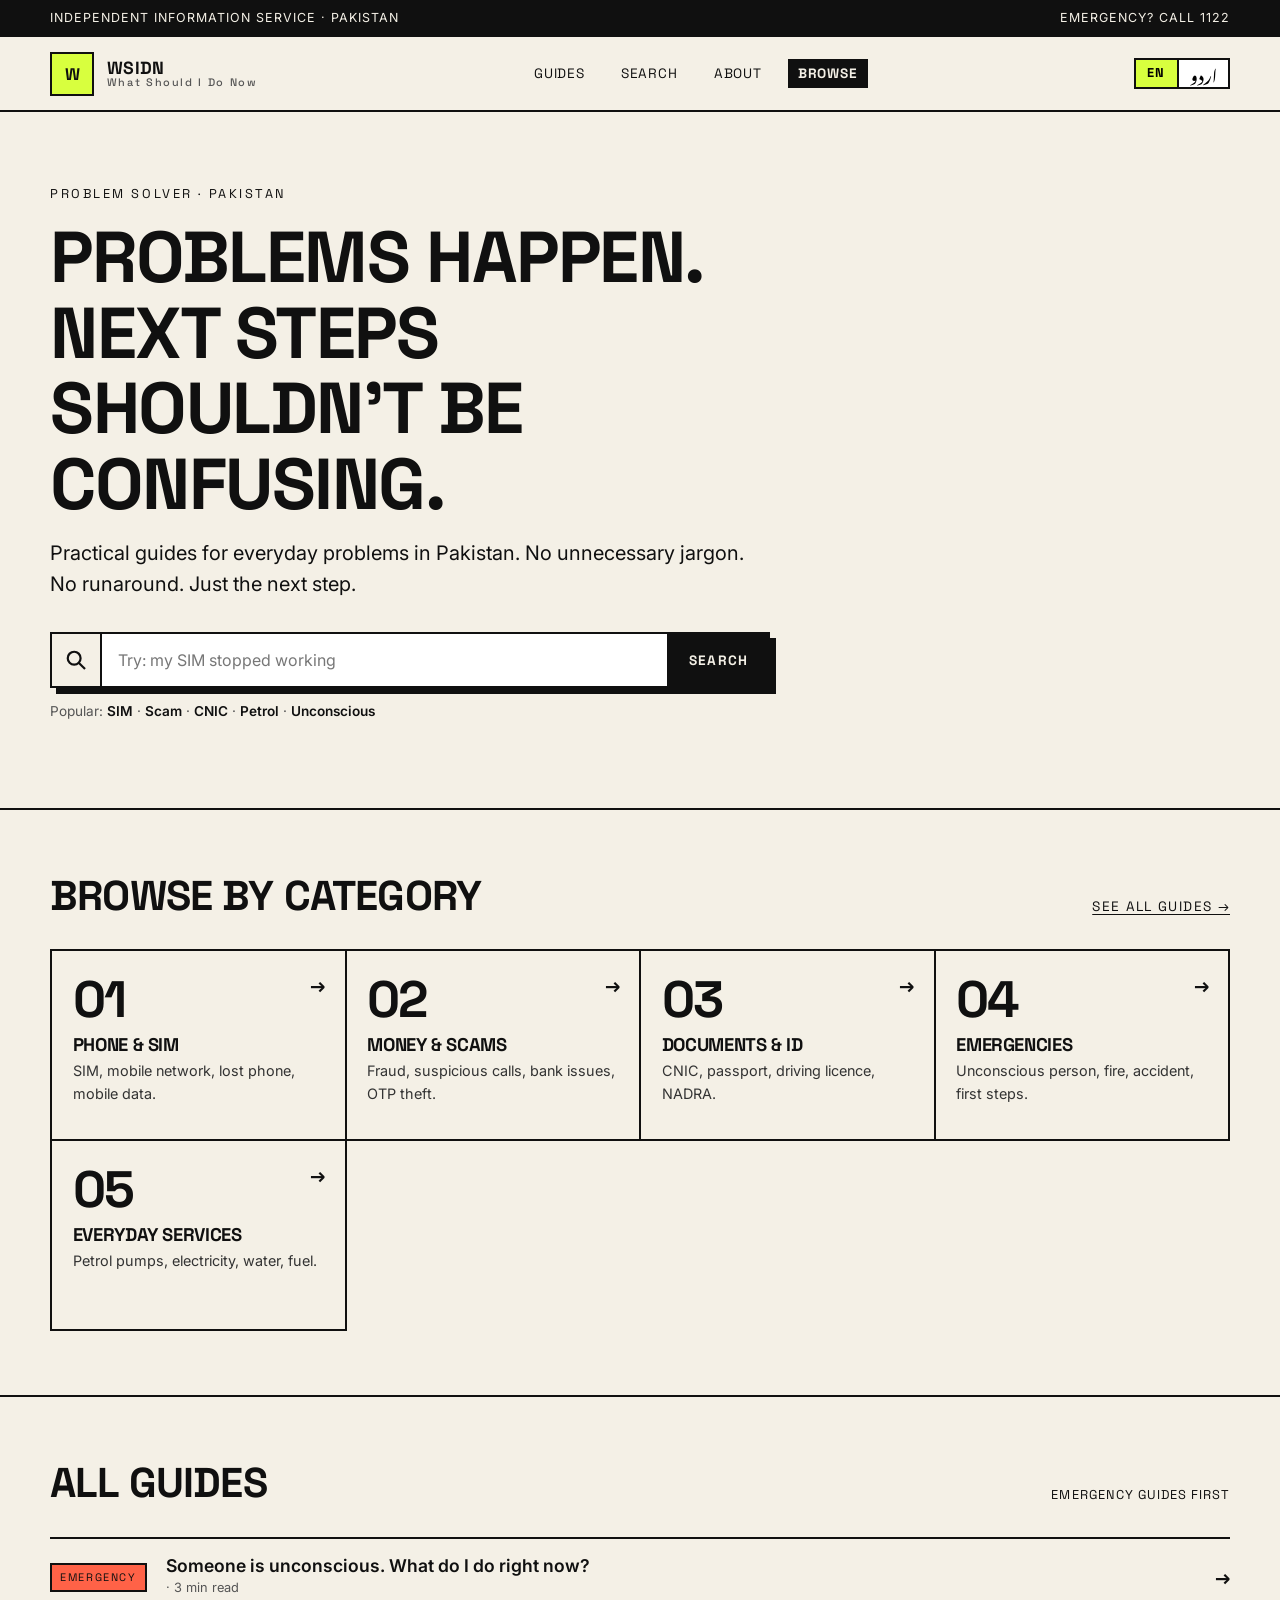
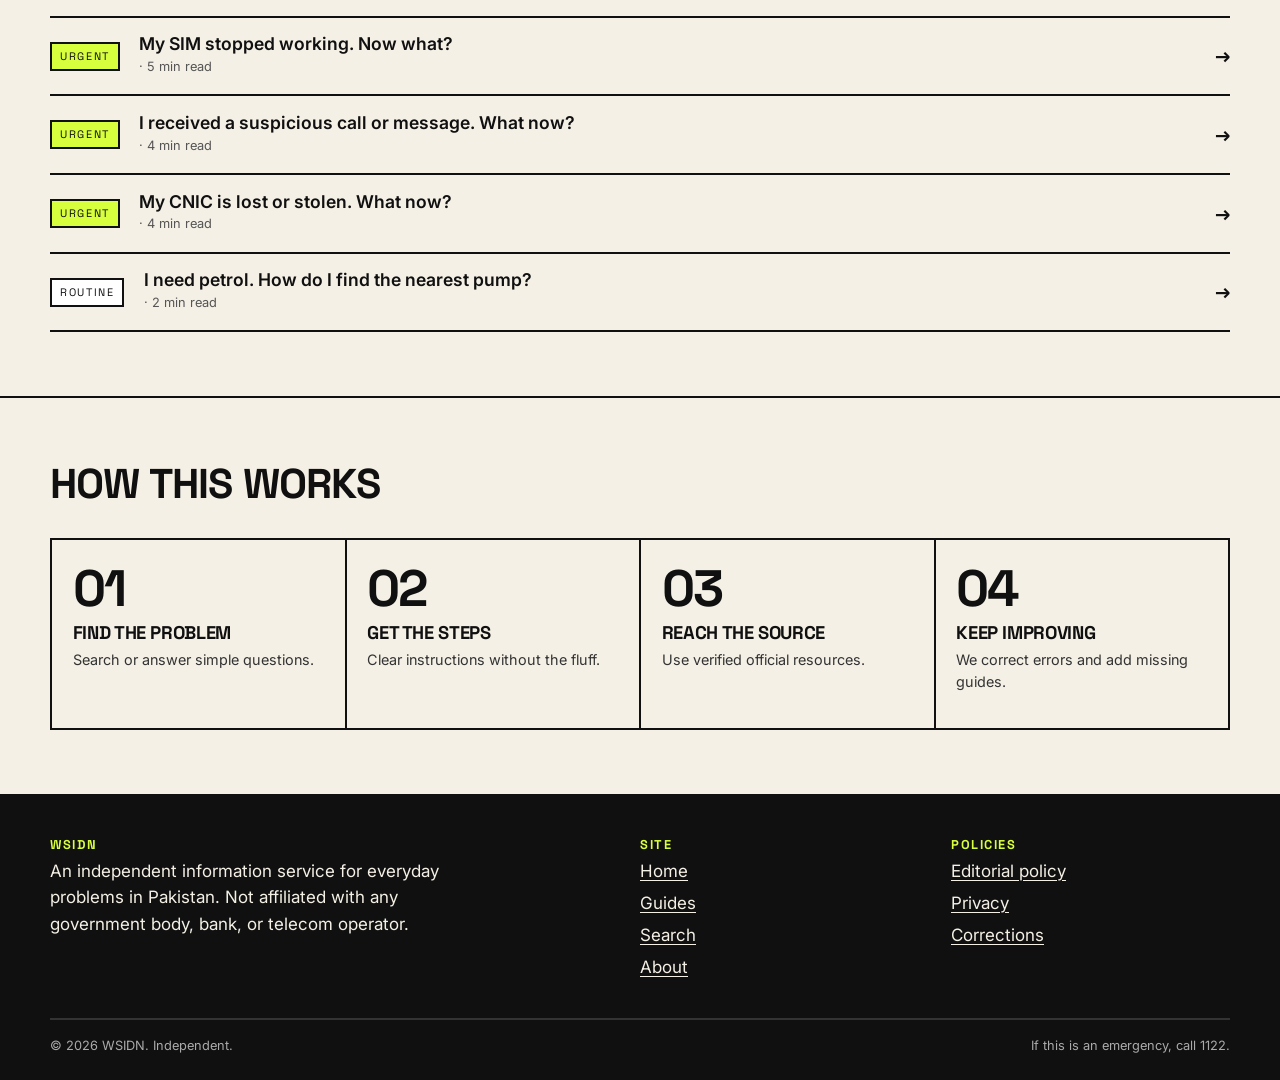
<file: index.html>
<!doctype html>
<html lang="en" dir="ltr">
<head>
<meta charset="utf-8">
<meta name="viewport" content="width=device-width, initial-scale=1">
<title>What Should I Do Now — Practical help for everyday problems in Pakistan</title>
<meta name="description" content="Practical, verified guides for everyday problems in Pakistan: SIM issues, scams, lost CNIC, emergencies, petrol pumps. Clear next steps. No jargon. No runaround.">
<meta name="theme-color" content="#F4F0E6">
<link rel="canonical" href="https://wsidn.example/">
<meta property="og:title" content="What Should I Do Now (WSIDN)">
<meta property="og:description" content="Problems happen. Next steps shouldn't be confusing.">
<meta property="og:type" content="website">
<link rel="preconnect" href="https://fonts.googleapis.com">
<link rel="preconnect" href="https://fonts.gstatic.com" crossorigin>
<link href="https://fonts.googleapis.com/css2?family=Space+Grotesk:wght@500;700&family=Inter:wght@400;600;700&family=Noto+Nastaliq+Urdu:wght@500;700&display=swap" rel="stylesheet">
<link rel="stylesheet" href="assets/css/style.css">
</head>
<body>

<div class="topbar">
  <div class="container">
    <span data-i18n="site.topbarLeft">Independent information service · Pakistan</span>
    <span>
      <span data-i18n="site.topbarRight">Emergency? Call 1122</span>
    </span>
  </div>
</div>

<header class="site">
  <div class="container">
    <a class="brand" href="index.html">
      <span class="brand-mark" aria-hidden="true">W</span>
      <span class="brand-name">
        WSIDN
        <span data-i18n="site.name">What Should I Do Now</span>
      </span>
    </a>
    <nav class="main" aria-label="Primary">
      <a href="index.html#categories" data-i18n="site.navGuides">Guides</a>
      <a href="search.html"            data-i18n="site.navSearch">Search</a>
      <a href="about.html"             data-i18n="site.navAbout">About</a>
      <a class="btn dark" href="index.html#categories" data-i18n="site.navBrowse">Browse</a>
    </nav>
    <div class="lang-switch" data-lang-switch aria-label="Language"></div>
  </div>
</header>

<main id="home-content">

  <section class="hero">
    <div class="container">
      <div class="kicker" data-i18n="home.kicker">Problem solver · Pakistan</div>
      <h1 data-i18n="home.h1">Problems happen. Next steps shouldn't be confusing.</h1>
      <p class="lede" data-i18n="home.lede">Practical guides for everyday problems in Pakistan. No unnecessary jargon. No runaround. Just the next step.</p>

      <form id="home-search" class="search-block" role="search">
        <span class="search-icon" aria-hidden="true">
          <svg viewBox="0 0 24 24" fill="none" stroke="currentColor" stroke-width="2.4" stroke-linecap="square">
            <circle cx="10" cy="10" r="7"/><line x1="15.5" y1="15.5" x2="21" y2="21"/>
          </svg>
        </span>
        <label for="home-q" class="visually-hidden">Search problems</label>
        <input id="home-q" type="search" data-i18n-placeholder="home.searchPlaceholder" placeholder="Try: my SIM stopped working" autocomplete="off">
        <button type="submit" data-i18n="home.searchBtn">
          Search
          <svg aria-hidden="true" viewBox="0 0 24 24" fill="none" stroke="currentColor" stroke-width="3" stroke-linecap="square">
            <line x1="4" y1="12" x2="20" y2="12"/><polyline points="14 6 20 12 14 18"/>
          </svg>
        </button>
      </form>

      <p class="search-hint">
        <span data-i18n="home.popular">Popular:</span>
        <a href="#" data-search-chip="SIM"      data-i18n="home.chipSim">SIM</a> ·
        <a href="#" data-search-chip="scam"     data-i18n="home.chipScam">Scam</a> ·
        <a href="#" data-search-chip="CNIC"     data-i18n="home.chipCnic">CNIC</a> ·
        <a href="#" data-search-chip="petrol"   data-i18n="home.chipPetrol">Petrol</a> ·
        <a href="#" data-search-chip="unconscious" data-i18n="home.chipUnconscious">Unconscious</a>
      </p>
    </div>
  </section>

  <section class="section" id="categories">
    <div class="container">
      <div class="section-head">
        <h2 data-i18n="home.browseH">Browse by category</h2>
        <a href="search.html" data-i18n="home.browseLink">See all guides →</a>
      </div>
      <div class="cat-grid" id="cat-grid" aria-live="polite"></div>
    </div>
  </section>

  <section class="section">
    <div class="container">
      <div class="section-head">
        <h2 data-i18n="home.allGuides">All guides</h2>
        <span class="mono" data-i18n="home.priorityNote">Emergency guides first</span>
      </div>
      <div class="prob-list" id="prob-list" aria-live="polite"></div>
    </div>
  </section>

  <section class="section">
    <div class="container">
      <div class="section-head">
        <h2 data-i18n="home.howItWorks">How this works</h2>
      </div>
      <div class="cat-grid">
        <div class="cat-card"><span class="num">01</span><h3 data-i18n="home.how1Title">Find the problem</h3><p data-i18n="home.how1Body">Search or answer simple questions.</p></div>
        <div class="cat-card"><span class="num">02</span><h3 data-i18n="home.how2Title">Get the steps</h3><p data-i18n="home.how2Body">Clear instructions without the fluff.</p></div>
        <div class="cat-card"><span class="num">03</span><h3 data-i18n="home.how3Title">Reach the source</h3><p data-i18n="home.how3Body">Use verified official resources.</p></div>
        <div class="cat-card"><span class="num">04</span><h3 data-i18n="home.how4Title">Keep improving</h3><p data-i18n="home.how4Body">We correct errors and add missing guides.</p></div>
      </div>
    </div>
  </section>

</main>

<footer class="site">
  <div class="container">
    <div class="cols">
      <div>
        <h4>WSIDN</h4>
        <p style="margin:0;max-width:40ch" data-i18n="footer.aboutBody">An independent information service for everyday problems in Pakistan. Not affiliated with any government body, bank, or telecom operator.</p>
      </div>
      <div>
        <h4 data-i18n="footer.siteH">Site</h4>
        <ul>
          <li><a href="index.html"               data-i18n="footer.home">Home</a></li>
          <li><a href="index.html#categories"    data-i18n="footer.guides">Guides</a></li>
          <li><a href="search.html"              data-i18n="footer.search">Search</a></li>
          <li><a href="about.html"               data-i18n="footer.about">About</a></li>
        </ul>
      </div>
      <div>
        <h4 data-i18n="footer.policiesH">Policies</h4>
        <ul>
          <li><a href="editorial-policy.html"  data-i18n="footer.editorial">Editorial policy</a></li>
          <li><a href="privacy.html"           data-i18n="footer.privacy">Privacy</a></li>
          <li><a href="about.html#corrections" data-i18n="footer.corrections">Corrections</a></li>
        </ul>
      </div>
    </div>
    <div class="bottom">
      <span>© <span data-year>2025</span> <span data-i18n="footer.copyright">WSIDN. Independent.</span></span>
      <span data-i18n="footer.emergency">If this is an emergency, call 1122.</span>
    </div>
  </div>
</footer>

<script src="data/problems.js"></script>
<script src="data/translations.js"></script>
<script src="assets/js/i18n.js"></script>
<script src="assets/js/app.js"></script>
<script src="assets/js/home.js"></script>
<script>
  // Boot i18n AFTER app.js so DOM bindings apply everywhere
  (async () => {
    await window.i18n.init();
  })();
</script>
</body>
</html>
</file>
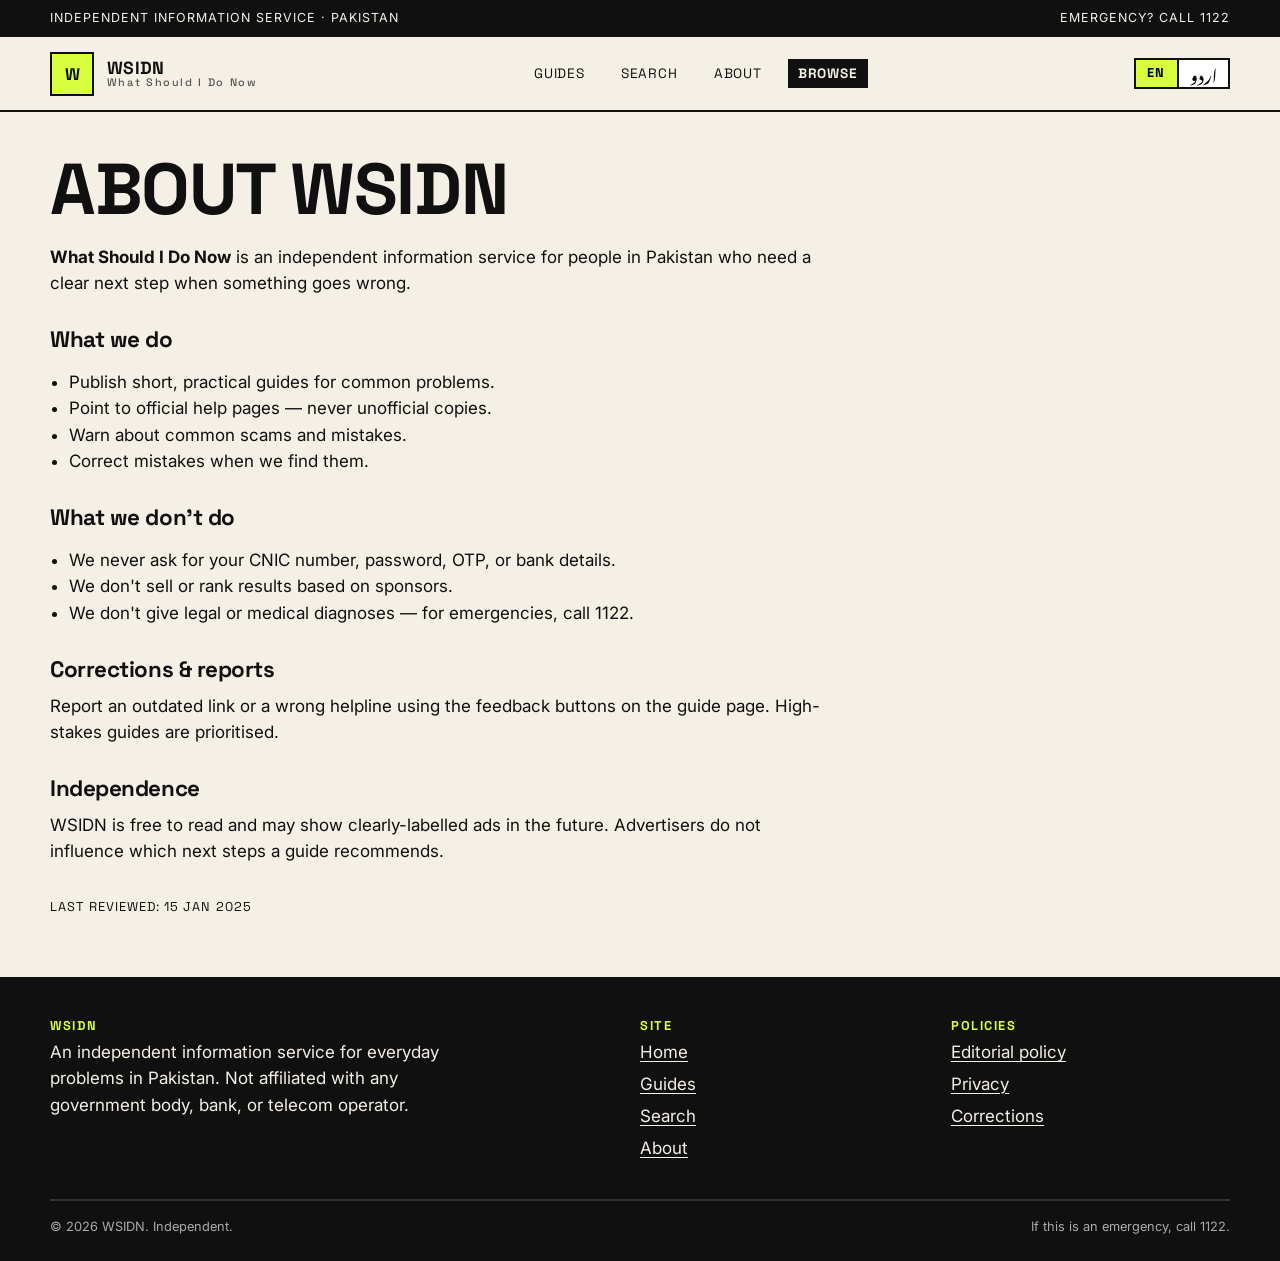
<file: about.html>
<!doctype html>
<html lang="en" dir="ltr">
<head>
<meta charset="utf-8">
<meta name="viewport" content="width=device-width, initial-scale=1">
<title>About — WSIDN</title>
<meta name="description" content="What WSIDN is, what it isn't, and how the guides are researched and corrected.">
<link rel="preconnect" href="https://fonts.googleapis.com">
<link rel="preconnect" href="https://fonts.gstatic.com" crossorigin>
<link href="https://fonts.googleapis.com/css2?family=Space+Grotesk:wght@500;700&family=Inter:wght@400;600;700&family=Noto+Nastaliq+Urdu:wght@500;700&display=swap" rel="stylesheet">
<link rel="stylesheet" href="assets/css/style.css">
</head>
<body>

<div class="topbar"><div class="container">
  <span data-i18n="site.topbarLeft"></span>
  <span data-i18n="site.topbarRight"></span>
</div></div>

<header class="site">
  <div class="container">
    <a class="brand" href="index.html">
      <span class="brand-mark" aria-hidden="true">W</span>
      <span class="brand-name">WSIDN<span data-i18n="site.name"></span></span>
    </a>
    <nav class="main" aria-label="Primary">
      <a href="index.html#categories" data-i18n="site.navGuides"></a>
      <a href="search.html"            data-i18n="site.navSearch"></a>
      <a href="about.html"             data-i18n="site.navAbout"></a>
      <a class="btn dark" href="index.html#categories" data-i18n="site.navBrowse"></a>
    </nav>
    <div class="lang-switch" data-lang-switch aria-label="Language"></div>
  </div>
</header>

<main class="container">
  <article class="prose">
    <h1>About WSIDN</h1>
    <p><strong>What Should I Do Now</strong> is an independent information service for people in Pakistan who need a clear next step when something goes wrong.</p>
    <h2>What we do</h2>
    <ul>
      <li>Publish short, practical guides for common problems.</li>
      <li>Point to official help pages — never unofficial copies.</li>
      <li>Warn about common scams and mistakes.</li>
      <li>Correct mistakes when we find them.</li>
    </ul>
    <h2>What we don't do</h2>
    <ul>
      <li>We never ask for your CNIC number, password, OTP, or bank details.</li>
      <li>We don't sell or rank results based on sponsors.</li>
      <li>We don't give legal or medical diagnoses — for emergencies, call 1122.</li>
    </ul>
    <h2 id="corrections">Corrections & reports</h2>
    <p>Report an outdated link or a wrong helpline using the feedback buttons on the guide page. High-stakes guides are prioritised.</p>
    <h2>Independence</h2>
    <p>WSIDN is free to read and may show clearly-labelled ads in the future. Advertisers do not influence which next steps a guide recommends.</p>
    <p class="mono" style="margin-top:2rem">Last reviewed: 15 Jan 2025</p>
  </article>
</main>

<footer class="site">
  <div class="container">
    <div class="cols">
      <div><h4>WSIDN</h4><p style="margin:0;max-width:40ch" data-i18n="footer.aboutBody"></p></div>
      <div>
        <h4 data-i18n="footer.siteH"></h4>
        <ul>
          <li><a href="index.html"            data-i18n="footer.home"></a></li>
          <li><a href="index.html#categories" data-i18n="footer.guides"></a></li>
          <li><a href="search.html"           data-i18n="footer.search"></a></li>
          <li><a href="about.html"            data-i18n="footer.about"></a></li>
        </ul>
      </div>
      <div>
        <h4 data-i18n="footer.policiesH"></h4>
        <ul>
          <li><a href="editorial-policy.html"  data-i18n="footer.editorial"></a></li>
          <li><a href="privacy.html"           data-i18n="footer.privacy"></a></li>
          <li><a href="about.html#corrections" data-i18n="footer.corrections"></a></li>
        </ul>
      </div>
    </div>
    <div class="bottom">
      <span>© <span data-year>2025</span> <span data-i18n="footer.copyright"></span></span>
      <span data-i18n="footer.emergency"></span>
    </div>
  </div>
</footer>

<script src="data/translations.js"></script>
<script src="assets/js/i18n.js"></script>
<script src="assets/js/app.js"></script>
<script>(async () => { await window.i18n.init(); })();</script>
</body>
</html>
</file>
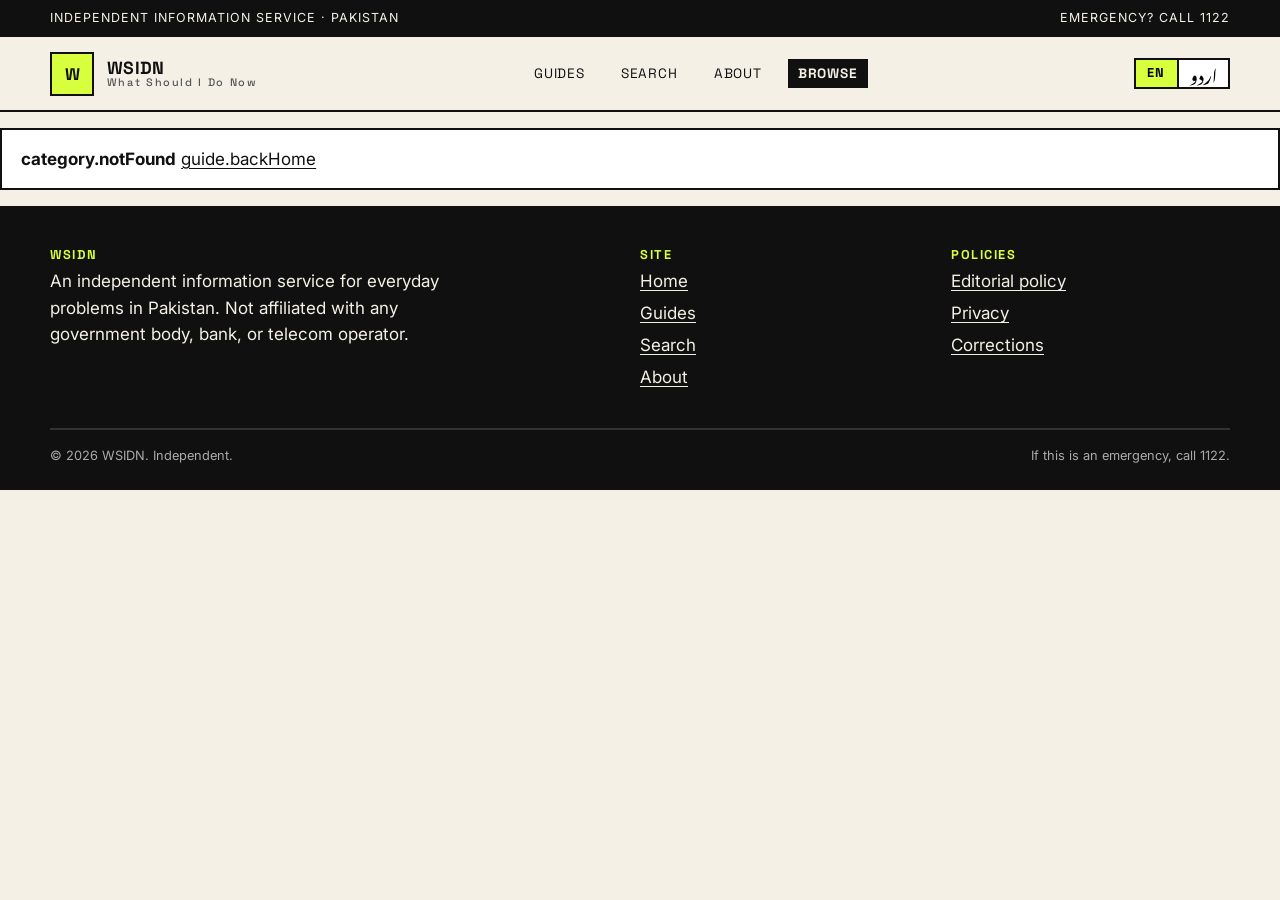
<file: category.html>
<!doctype html>
<html lang="en" dir="ltr">
<head>
<meta charset="utf-8">
<meta name="viewport" content="width=device-width, initial-scale=1">
<title>Category — WSIDN</title>
<meta name="description" content="Browse guides by category on WSIDN.">
<link rel="preconnect" href="https://fonts.googleapis.com">
<link rel="preconnect" href="https://fonts.gstatic.com" crossorigin>
<link href="https://fonts.googleapis.com/css2?family=Space+Grotesk:wght@500;700&family=Inter:wght@400;600;700&family=Noto+Nastaliq+Urdu:wght@500;700&display=swap" rel="stylesheet">
<link rel="stylesheet" href="assets/css/style.css">
</head>
<body>

<div class="topbar">
  <div class="container">
    <span data-i18n="site.topbarLeft"></span>
    <span data-i18n="site.topbarRight"></span>
  </div>
</div>

<header class="site">
  <div class="container">
    <a class="brand" href="index.html">
      <span class="brand-mark" aria-hidden="true">W</span>
      <span class="brand-name">WSIDN<span data-i18n="site.name"></span></span>
    </a>
    <nav class="main" aria-label="Primary">
      <a href="index.html#categories" data-i18n="site.navGuides">Guides</a>
      <a href="search.html"            data-i18n="site.navSearch">Search</a>
      <a href="about.html"             data-i18n="site.navAbout">About</a>
      <a class="btn dark" href="index.html#categories" data-i18n="site.navBrowse">Browse</a>
    </nav>
    <div class="lang-switch" data-lang-switch aria-label="Language"></div>
  </div>
</header>

<main id="category-root">
  <div class="container"><p style="padding:2rem 0" data-i18n="category.loading">Loading…</p></div>
</main>

<footer class="site">
  <div class="container">
    <div class="cols">
      <div><h4>WSIDN</h4><p style="margin:0;max-width:40ch" data-i18n="footer.aboutBody"></p></div>
      <div>
        <h4 data-i18n="footer.siteH">Site</h4>
        <ul>
          <li><a href="index.html"            data-i18n="footer.home">Home</a></li>
          <li><a href="index.html#categories" data-i18n="footer.guides">Guides</a></li>
          <li><a href="search.html"           data-i18n="footer.search">Search</a></li>
          <li><a href="about.html"            data-i18n="footer.about">About</a></li>
        </ul>
      </div>
      <div>
        <h4 data-i18n="footer.policiesH">Policies</h4>
        <ul>
          <li><a href="editorial-policy.html"  data-i18n="footer.editorial">Editorial policy</a></li>
          <li><a href="privacy.html"           data-i18n="footer.privacy">Privacy</a></li>
          <li><a href="about.html#corrections" data-i18n="footer.corrections">Corrections</a></li>
        </ul>
      </div>
    </div>
    <div class="bottom">
      <span>© <span data-year>2025</span> <span data-i18n="footer.copyright"></span></span>
      <span data-i18n="footer.emergency"></span>
    </div>
  </div>
</footer>

<script src="data/problems.js"></script>
<script src="data/translations.js"></script>
<script src="assets/js/i18n.js"></script>
<script src="assets/js/app.js"></script>
<script src="assets/js/category.js"></script>
<script>(async () => { await window.i18n.init(); })();</script>
</body>
</html>
</file>
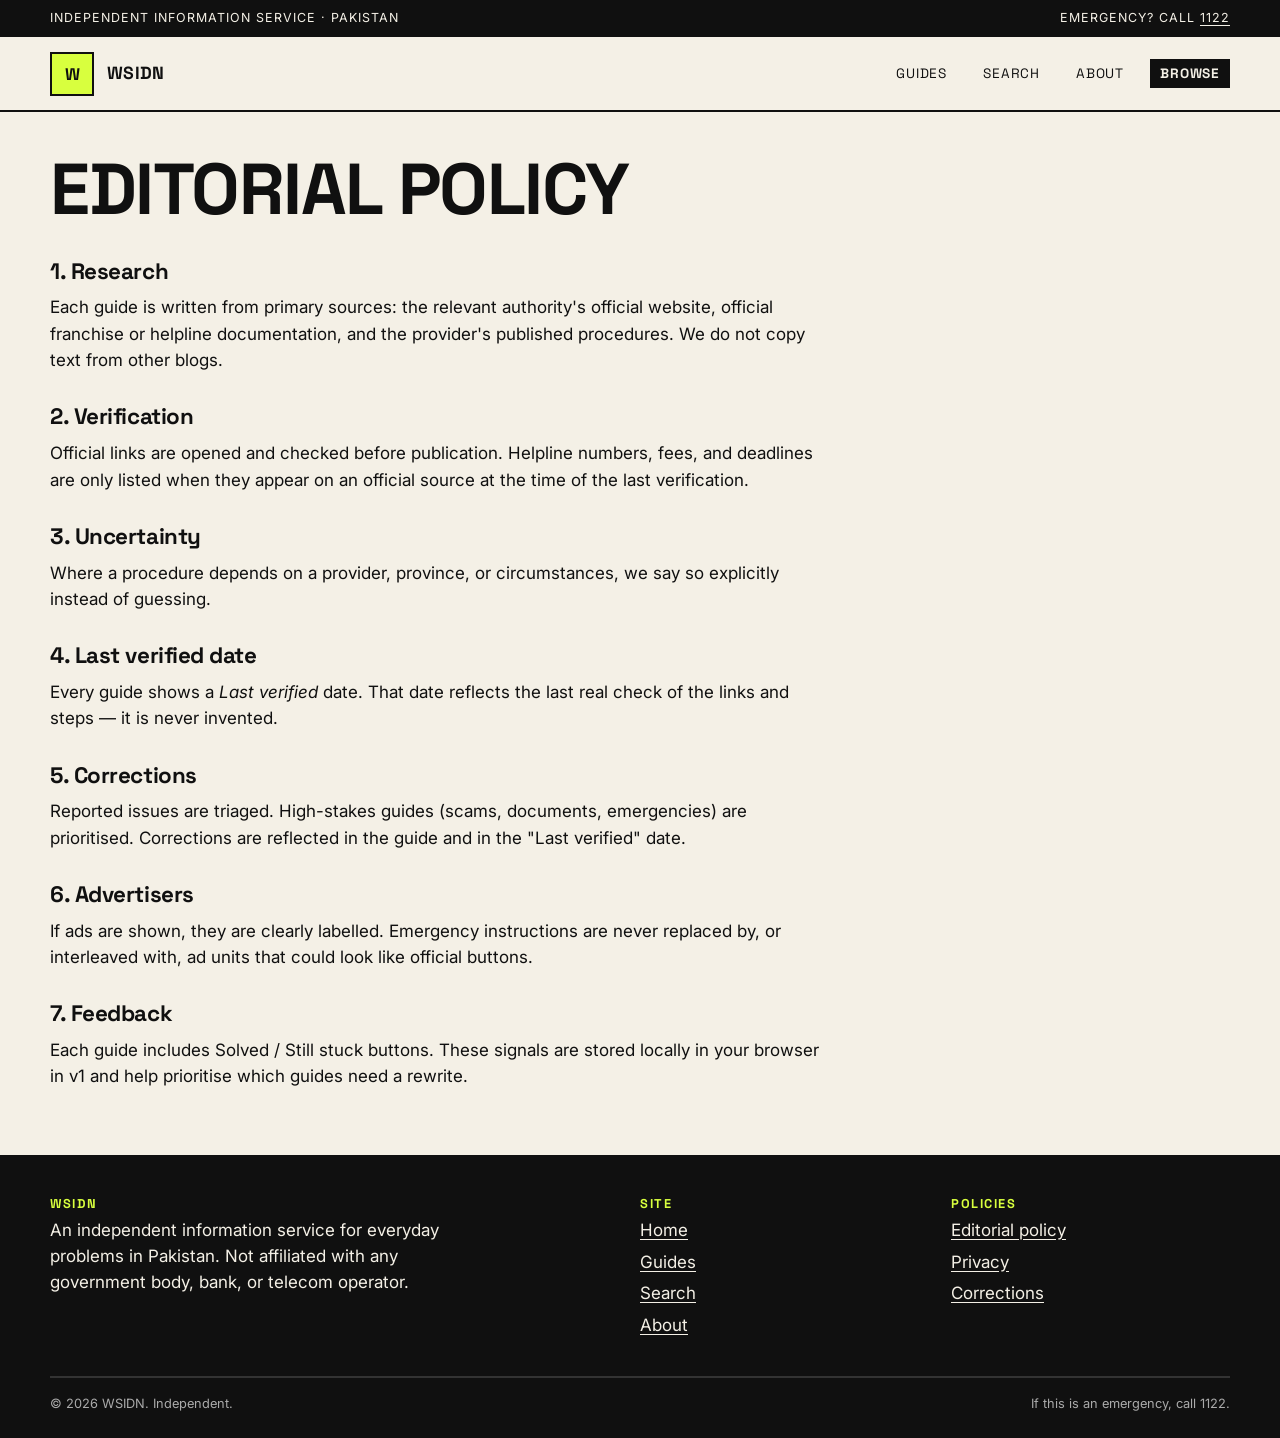
<file: editorial-policy.html>
<!doctype html>
<html lang="en">
<head>
<meta charset="utf-8">
<meta name="viewport" content="width=device-width, initial-scale=1">
<title>Editorial policy — WSIDN</title>
<meta name="description" content="How WSIDN researches, verifies, corrects, and updates its guides.">
<link rel="icon" href="assets/img/logo.svg" type="image/svg+xml">
<link rel="preconnect" href="https://fonts.googleapis.com">
<link rel="preconnect" href="https://fonts.gstatic.com" crossorigin>
<link href="https://fonts.googleapis.com/css2?family=Space+Grotesk:wght@500;700&family=Inter:wght@400;600;700&display=swap" rel="stylesheet">
<link rel="stylesheet" href="assets/css/style.css">
</head>
<body>

<div class="topbar">
  <div class="container">
    <span>Independent information service · Pakistan</span>
    <span>Emergency? Call <a href="tel:1122">1122</a></span>
  </div>
</div>

<header class="site">
  <div class="container">
    <a class="brand" href="index.html">
      <span class="brand-mark" aria-hidden="true">W</span>
      <span class="brand-name">WSIDN<span data-i18n="site.name"></span></span>
    </a>
    <nav class="main" aria-label="Primary">
      <a href="index.html#categories">Guides</a>
      <a href="search.html">Search</a>
      <a href="about.html">About</a>
      <a class="btn dark" href="index.html#categories">Browse</a>
    </nav>
  </div>
</header>

<main class="container">
  <article class="prose">
    <h1>Editorial policy</h1>

    <h2>1. Research</h2>
    <p>Each guide is written from primary sources: the relevant authority's official website, official franchise or helpline documentation, and the provider's published procedures. We do not copy text from other blogs.</p>

    <h2>2. Verification</h2>
    <p>Official links are opened and checked before publication. Helpline numbers, fees, and deadlines are only listed when they appear on an official source at the time of the last verification.</p>

    <h2>3. Uncertainty</h2>
    <p>Where a procedure depends on a provider, province, or circumstances, we say so explicitly instead of guessing.</p>

    <h2>4. Last verified date</h2>
    <p>Every guide shows a <em>Last verified</em> date. That date reflects the last real check of the links and steps — it is never invented.</p>

    <h2>5. Corrections</h2>
    <p>Reported issues are triaged. High-stakes guides (scams, documents, emergencies) are prioritised. Corrections are reflected in the guide and in the "Last verified" date.</p>

    <h2>6. Advertisers</h2>
    <p>If ads are shown, they are clearly labelled. Emergency instructions are never replaced by, or interleaved with, ad units that could look like official buttons.</p>

    <h2>7. Feedback</h2>
    <p>Each guide includes Solved / Still stuck buttons. These signals are stored locally in your browser in v1 and help prioritise which guides need a rewrite.</p>
  </article>
</main>

<footer class="site">
  <div class="container">
    <div class="cols">
      <div>
        <h4>WSIDN</h4>
        <p style="margin:0;max-width:40ch">An independent information service for everyday problems in Pakistan. Not affiliated with any government body, bank, or telecom operator.</p>
      </div>
      <div>
        <h4>Site</h4>
        <ul>
          <li><a href="index.html">Home</a></li>
          <li><a href="index.html#categories">Guides</a></li>
          <li><a href="search.html">Search</a></li>
          <li><a href="about.html">About</a></li>
        </ul>
      </div>
      <div>
        <h4>Policies</h4>
        <ul>
          <li><a href="editorial-policy.html">Editorial policy</a></li>
          <li><a href="privacy.html">Privacy</a></li>
          <li><a href="about.html#corrections">Corrections</a></li>
        </ul>
      </div>
    </div>
    <div class="bottom">
      <span>© <span data-year>2025</span> WSIDN. Independent.</span>
      <span>If this is an emergency, call 1122.</span>
    </div>
  </div>
</footer>

<script src="assets/js/app.js"></script>
</body>
</html>
</file>
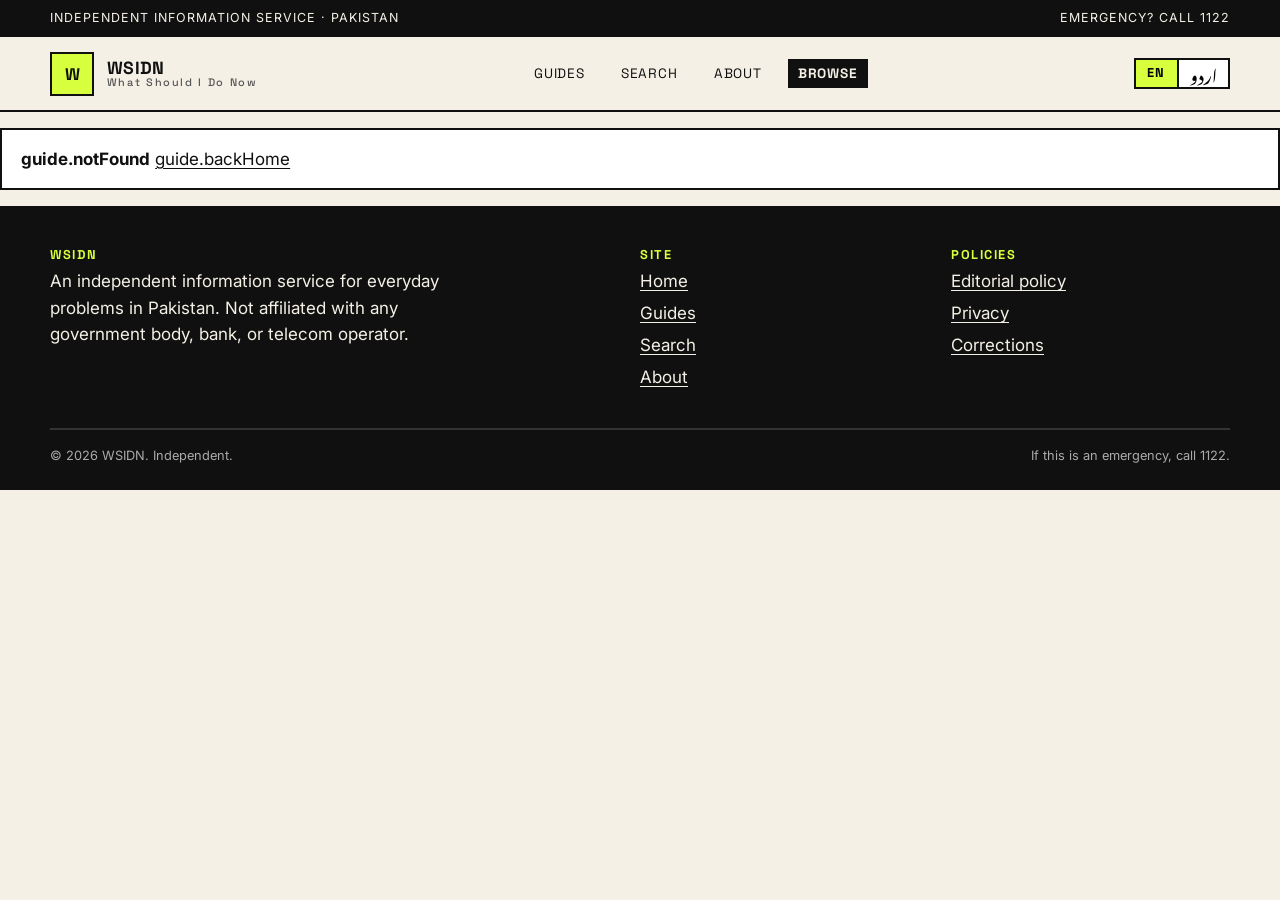
<file: guide.html>
<!doctype html>
<html lang="en" dir="ltr">
<head>
<meta charset="utf-8">
<meta name="viewport" content="width=device-width, initial-scale=1">
<title>Guide — WSIDN</title>
<meta name="description" content="Step-by-step guide for everyday problems in Pakistan.">
<link rel="preconnect" href="https://fonts.googleapis.com">
<link rel="preconnect" href="https://fonts.gstatic.com" crossorigin>
<link href="https://fonts.googleapis.com/css2?family=Space+Grotesk:wght@500;700&family=Inter:wght@400;600;700&family=Noto+Nastaliq+Urdu:wght@500;700&display=swap" rel="stylesheet">
<link rel="stylesheet" href="assets/css/style.css">
</head>
<body>

<div class="topbar">
  <div class="container">
    <span data-i18n="site.topbarLeft">Independent information service · Pakistan</span>
    <span data-i18n="site.topbarRight">Emergency? Call 1122</span>
  </div>
</div>

<header class="site">
  <div class="container">
    <a class="brand" href="index.html">
      <span class="brand-mark" aria-hidden="true">W</span>
      <span class="brand-name">WSIDN<span data-i18n="site.name">What Should I Do Now</span></span>
    </a>
    <nav class="main" aria-label="Primary">
      <a href="index.html#categories" data-i18n="site.navGuides">Guides</a>
      <a href="search.html"            data-i18n="site.navSearch">Search</a>
      <a href="about.html"             data-i18n="site.navAbout">About</a>
      <a class="btn dark" href="index.html#categories" data-i18n="site.navBrowse">Browse</a>
    </nav>
    <div class="lang-switch" data-lang-switch aria-label="Language"></div>
  </div>
</header>

<main id="guide-root">
  <div class="container"><p style="padding:2rem 0" data-i18n="guide.loading">Loading guide…</p></div>
</main>

<footer class="site">
  <div class="container">
    <div class="cols">
      <div>
        <h4>WSIDN</h4>
        <p style="margin:0;max-width:40ch" data-i18n="footer.aboutBody"></p>
      </div>
      <div>
        <h4 data-i18n="footer.siteH">Site</h4>
        <ul>
          <li><a href="index.html"            data-i18n="footer.home">Home</a></li>
          <li><a href="index.html#categories" data-i18n="footer.guides">Guides</a></li>
          <li><a href="search.html"           data-i18n="footer.search">Search</a></li>
          <li><a href="about.html"            data-i18n="footer.about">About</a></li>
        </ul>
      </div>
      <div>
        <h4 data-i18n="footer.policiesH">Policies</h4>
        <ul>
          <li><a href="editorial-policy.html"  data-i18n="footer.editorial">Editorial policy</a></li>
          <li><a href="privacy.html"           data-i18n="footer.privacy">Privacy</a></li>
          <li><a href="about.html#corrections" data-i18n="footer.corrections">Corrections</a></li>
        </ul>
      </div>
    </div>
    <div class="bottom">
      <span>© <span data-year>2025</span> <span data-i18n="footer.copyright">WSIDN. Independent.</span></span>
      <span data-i18n="footer.emergency">If this is an emergency, call 1122.</span>
    </div>
  </div>
</footer>

<script src="data/problems.js"></script>
<script src="data/translations.js"></script>
<script src="assets/js/i18n.js"></script>
<script src="assets/js/app.js"></script>
<script src="assets/js/guide.js"></script>
<script>(async () => { await window.i18n.init(); })();</script>
</body>
</html>
</file>
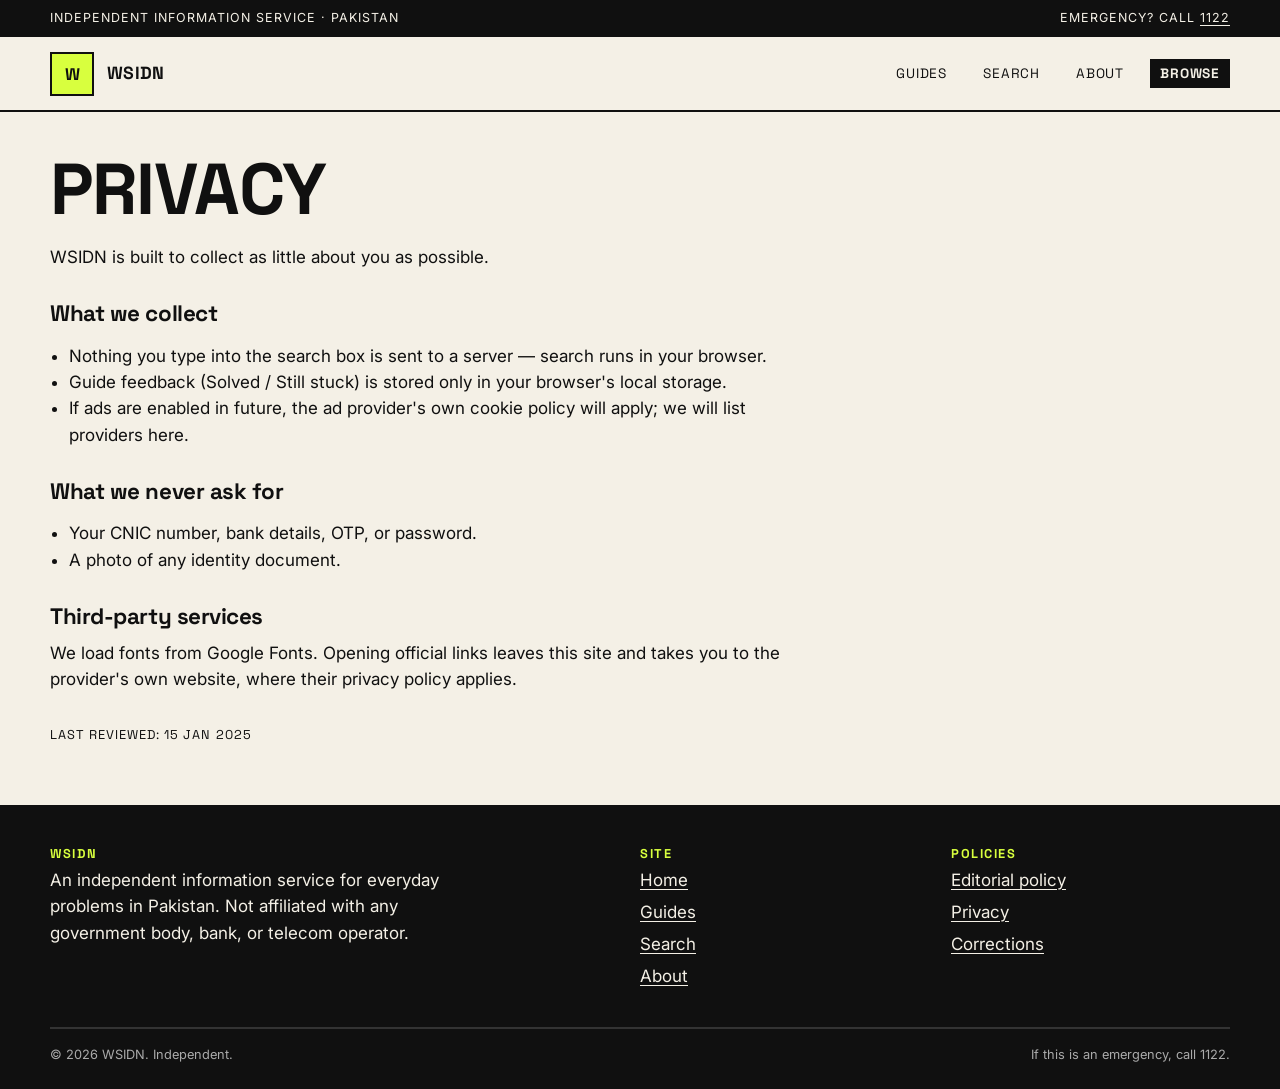
<file: privacy.html>
<!doctype html>
<html lang="en">
<head>
<meta charset="utf-8">
<meta name="viewport" content="width=device-width, initial-scale=1">
<title>Privacy — WSIDN</title>
<meta name="description" content="What WSIDN collects (very little) and what it does not collect.">
<link rel="icon" href="assets/img/logo.svg" type="image/svg+xml">
<link rel="preconnect" href="https://fonts.googleapis.com">
<link rel="preconnect" href="https://fonts.gstatic.com" crossorigin>
<link href="https://fonts.googleapis.com/css2?family=Space+Grotesk:wght@500;700&family=Inter:wght@400;600;700&display=swap" rel="stylesheet">
<link rel="stylesheet" href="assets/css/style.css">
</head>
<body>

<div class="topbar">
  <div class="container">
    <span>Independent information service · Pakistan</span>
    <span>Emergency? Call <a href="tel:1122">1122</a></span>
  </div>
</div>

<header class="site">
  <div class="container">
    <a class="brand" href="index.html">
      <span class="brand-mark" aria-hidden="true">W</span>
      <span class="brand-name">WSIDN<span data-i18n="site.name"></span></span>
    </a>
    <nav class="main" aria-label="Primary">
      <a href="index.html#categories">Guides</a>
      <a href="search.html">Search</a>
      <a href="about.html">About</a>
      <a class="btn dark" href="index.html#categories">Browse</a>
    </nav>
  </div>
</header>

<main class="container">
  <article class="prose">
    <h1>Privacy</h1>
    <p>WSIDN is built to collect as little about you as possible.</p>
    <h2>What we collect</h2>
    <ul>
      <li>Nothing you type into the search box is sent to a server — search runs in your browser.</li>
      <li>Guide feedback (Solved / Still stuck) is stored only in your browser's local storage.</li>
      <li>If ads are enabled in future, the ad provider's own cookie policy will apply; we will list providers here.</li>
    </ul>
    <h2>What we never ask for</h2>
    <ul>
      <li>Your CNIC number, bank details, OTP, or password.</li>
      <li>A photo of any identity document.</li>
    </ul>
    <h2>Third-party services</h2>
    <p>We load fonts from Google Fonts. Opening official links leaves this site and takes you to the provider's own website, where their privacy policy applies.</p>
    <p class="mono" style="margin-top:2rem">Last reviewed: 15 Jan 2025</p>
  </article>
</main>

<footer class="site">
  <div class="container">
    <div class="cols">
      <div>
        <h4>WSIDN</h4>
        <p style="margin:0;max-width:40ch">An independent information service for everyday problems in Pakistan. Not affiliated with any government body, bank, or telecom operator.</p>
      </div>
      <div>
        <h4>Site</h4>
        <ul>
          <li><a href="index.html">Home</a></li>
          <li><a href="index.html#categories">Guides</a></li>
          <li><a href="search.html">Search</a></li>
          <li><a href="about.html">About</a></li>
        </ul>
      </div>
      <div>
        <h4>Policies</h4>
        <ul>
          <li><a href="editorial-policy.html">Editorial policy</a></li>
          <li><a href="privacy.html">Privacy</a></li>
          <li><a href="about.html#corrections">Corrections</a></li>
        </ul>
      </div>
    </div>
    <div class="bottom">
      <span>© <span data-year>2025</span> WSIDN. Independent.</span>
      <span>If this is an emergency, call 1122.</span>
    </div>
  </div>
</footer>

<script src="assets/js/app.js"></script>
</body>
</html>
</file>
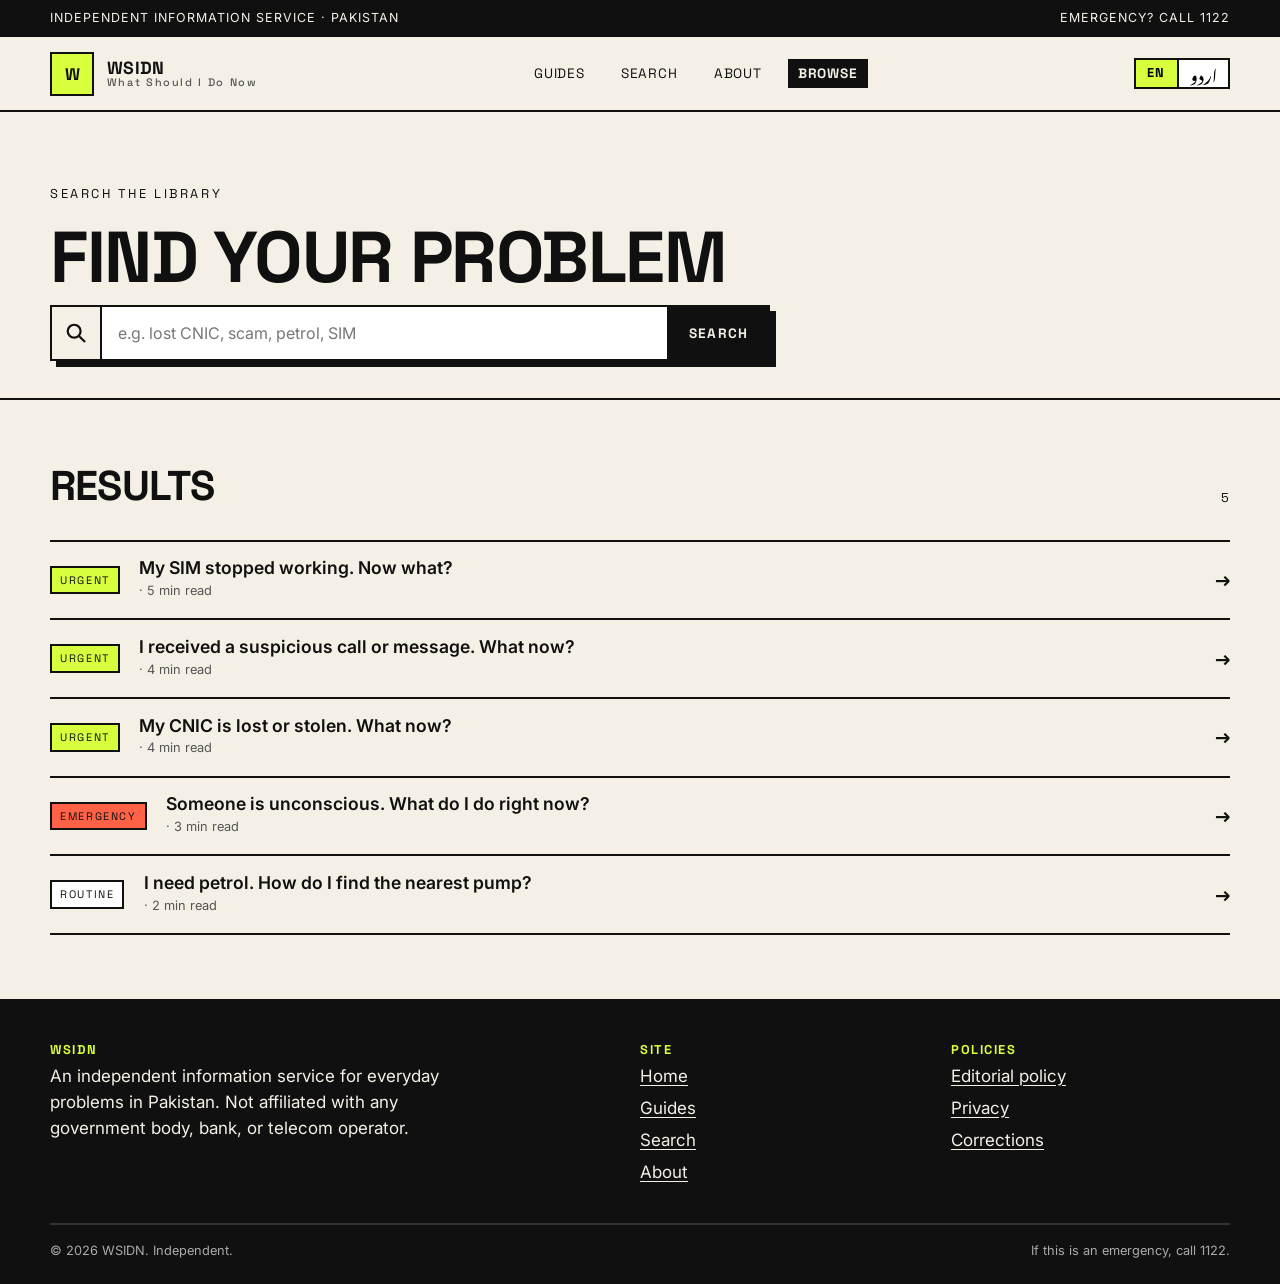
<file: search.html>
<!doctype html>
<html lang="en" dir="ltr">
<head>
<meta charset="utf-8">
<meta name="viewport" content="width=device-width, initial-scale=1">
<title>Search — WSIDN</title>
<meta name="description" content="Search practical guides for everyday problems in Pakistan.">
<link rel="preconnect" href="https://fonts.googleapis.com">
<link rel="preconnect" href="https://fonts.gstatic.com" crossorigin>
<link href="https://fonts.googleapis.com/css2?family=Space+Grotesk:wght@500;700&family=Inter:wght@400;600;700&family=Noto+Nastaliq+Urdu:wght@500;700&display=swap" rel="stylesheet">
<link rel="stylesheet" href="assets/css/style.css">
</head>
<body>

<div class="topbar">
  <div class="container">
    <span data-i18n="site.topbarLeft"></span>
    <span data-i18n="site.topbarRight"></span>
  </div>
</div>

<header class="site">
  <div class="container">
    <a class="brand" href="index.html">
      <span class="brand-mark" aria-hidden="true">W</span>
      <span class="brand-name">WSIDN<span data-i18n="site.name"></span></span>
    </a>
    <nav class="main" aria-label="Primary">
      <a href="index.html#categories" data-i18n="site.navGuides"></a>
      <a href="search.html"            data-i18n="site.navSearch"></a>
      <a href="about.html"             data-i18n="site.navAbout"></a>
      <a class="btn dark" href="index.html#categories" data-i18n="site.navBrowse"></a>
    </nav>
    <div class="lang-switch" data-lang-switch aria-label="Language"></div>
  </div>
</header>

<main>
  <section class="hero" style="padding-bottom:1.5rem">
    <div class="container">
      <div class="kicker" data-i18n="search.kicker">Search the library</div>
      <h1 data-i18n="search.h1">Find your problem</h1>

      <form id="search-form" class="search-block" role="search">
        <span class="search-icon" aria-hidden="true">
          <svg viewBox="0 0 24 24" fill="none" stroke="currentColor" stroke-width="2.4" stroke-linecap="square">
            <circle cx="10" cy="10" r="7"/><line x1="15.5" y1="15.5" x2="21" y2="21"/>
          </svg>
        </span>
        <label for="q" class="visually-hidden">Search problems</label>
        <input id="q" type="search" data-i18n-placeholder="search.placeholder" placeholder="e.g. lost CNIC, scam, petrol, SIM" autocomplete="off">
        <button type="submit" data-i18n="search.btn">
          Search
          <svg aria-hidden="true" viewBox="0 0 24 24" fill="none" stroke="currentColor" stroke-width="3" stroke-linecap="square">
            <line x1="4" y1="12" x2="20" y2="12"/><polyline points="14 6 20 12 14 18"/>
          </svg>
        </button>
      </form>
    </div>
  </section>

  <section class="section">
    <div class="container">
      <div class="section-head">
        <h2 data-i18n="search.results">Results</h2>
        <span class="mono" id="summary" data-i18n="search.loading">Loading…</span>
      </div>
      <div id="results" aria-live="polite"></div>
    </div>
  </section>
</main>

<footer class="site">
  <div class="container">
    <div class="cols">
      <div><h4>WSIDN</h4><p style="margin:0;max-width:40ch" data-i18n="footer.aboutBody"></p></div>
      <div>
        <h4 data-i18n="footer.siteH"></h4>
        <ul>
          <li><a href="index.html"            data-i18n="footer.home"></a></li>
          <li><a href="index.html#categories" data-i18n="footer.guides"></a></li>
          <li><a href="search.html"           data-i18n="footer.search"></a></li>
          <li><a href="about.html"            data-i18n="footer.about"></a></li>
        </ul>
      </div>
      <div>
        <h4 data-i18n="footer.policiesH"></h4>
        <ul>
          <li><a href="editorial-policy.html"  data-i18n="footer.editorial"></a></li>
          <li><a href="privacy.html"           data-i18n="footer.privacy"></a></li>
          <li><a href="about.html#corrections" data-i18n="footer.corrections"></a></li>
        </ul>
      </div>
    </div>
    <div class="bottom">
      <span>© <span data-year>2025</span> <span data-i18n="footer.copyright"></span></span>
      <span data-i18n="footer.emergency"></span>
    </div>
  </div>
</footer>

<script src="data/problems.js"></script>
<script src="data/translations.js"></script>
<script src="assets/js/i18n.js"></script>
<script src="assets/js/app.js"></script>
<script src="assets/js/search.js"></script>
<script>(async () => { await window.i18n.init(); })();</script>
</body>
</html>
</file>
<file: assets/css/style.css>
/* =========================================================
   WSIDN — Brutalist design system (EN + UR / LTR + RTL)
   ========================================================= */
:root {
  --off-white: #F4F0E6;
  --ink:       #101010;
  --lime:      #D8FF3E;
  --orange:    #FF6247;
  --border:    2px solid var(--ink);
  --font-head: "Space Grotesk", "Arial Narrow", Impact, sans-serif;
  --font-body: "Inter", system-ui, -apple-system, Segoe UI, Roboto, sans-serif;
  --font-ur:   "Noto Nastaliq Urdu", "Urdu Typesetting", "Jameel Noori Nastaleeq", serif;
  --max: 1180px;
}

* { box-sizing: border-box; }
html { scroll-behavior: smooth; -webkit-text-size-adjust: 100%; }
body {
  margin: 0;
  background: var(--off-white);
  color: var(--ink);
  font-family: var(--font-body);
  font-size: 17px;
  line-height: 1.55;
  -webkit-font-smoothing: antialiased;
}
img { max-width: 100%; display: block; height: auto; }
a { color: var(--ink); text-decoration: underline; text-underline-offset: 3px; }
a:hover { background: var(--lime); }
:focus-visible { outline: 3px solid var(--ink); outline-offset: 2px; }

h1, h2, h3, h4 {
  font-family: var(--font-head);
  font-weight: 700;
  letter-spacing: -0.02em;
  line-height: 1.05;
  margin: 0 0 .5em;
}
h1 { font-size: clamp(2rem, 6vw, 4.5rem); text-transform: uppercase; }
h2 { font-size: clamp(1.5rem, 4vw, 2.6rem); text-transform: uppercase; }
h3 { font-size: clamp(1.2rem, 2.5vw, 1.6rem); }
p  { margin: 0 0 1em; }

.container { width: min(100% - 2rem, var(--max)); margin-inline: auto; }

/* Topbar */
.topbar {
  border-bottom: var(--border);
  background: var(--ink);
  color: var(--off-white);
  font-size: .78rem;
  letter-spacing: .08em;
  text-transform: uppercase;
  padding: .5rem 0;
}
.topbar .container { display: flex; justify-content: space-between; gap: 1rem; flex-wrap: wrap; }
.topbar a { color: var(--off-white); }

/* Header */
header.site {
  border-bottom: var(--border);
  background: var(--off-white);
  position: sticky;
  top: 0;
  z-index: 50;
}
header.site .container {
  display: flex;
  align-items: center;
  justify-content: space-between;
  gap: 1rem;
  padding: .9rem 0;
  flex-wrap: wrap;
}
.brand { display: flex; align-items: center; gap: .8rem; text-decoration: none; }
.brand:hover { background: transparent; }
.brand-mark {
  width: 44px; height: 44px;
  border: var(--border);
  background: var(--lime);
  display: grid;
  place-items: center;
  font-family: var(--font-head);
  font-weight: 700;
  font-size: 1.05rem;
  letter-spacing: -.02em;
}
.brand-name {
  font-family: var(--font-head);
  font-weight: 700;
  font-size: 1.1rem;
  letter-spacing: .02em;
  text-transform: uppercase;
  line-height: 1;
}
.brand-name span { display: block; font-size: .68rem; letter-spacing: .15em; color: #555; font-weight: 500; text-transform: none; }

nav.main { display: flex; gap: 1rem; align-items: center; }
nav.main a {
  text-decoration: none;
  font-family: var(--font-head);
  text-transform: uppercase;
  font-size: .85rem;
  letter-spacing: .06em;
  padding: .35rem .5rem;
  border: 2px solid transparent;
}
nav.main a:hover, nav.main a:focus-visible { border-color: var(--ink); background: var(--lime); }

/* Language switch */
.lang-switch {
  display: inline-flex;
  border: var(--border);
  background: #fff;
}
.lang-switch .lang-btn {
  border: 0;
  background: transparent;
  padding: .35rem .7rem;
  font-family: var(--font-head);
  font-weight: 700;
  font-size: .8rem;
  letter-spacing: .08em;
  text-transform: uppercase;
  cursor: pointer;
  line-height: 1;
  border-inline-end: var(--border);
}
.lang-switch .lang-btn:last-child { border-inline-end: 0; }
.lang-switch .lang-btn.active { background: var(--lime); }
.lang-switch .lang-btn[lang="ur"] { font-family: var(--font-ur); font-size: 1rem; text-transform: none; letter-spacing: 0; }

/* Buttons */
.btn {
  display: inline-block;
  font-family: var(--font-head);
  text-transform: uppercase;
  letter-spacing: .08em;
  font-weight: 700;
  font-size: .9rem;
  padding: .75rem 1.1rem;
  border: var(--border);
  background: var(--lime);
  color: var(--ink);
  text-decoration: none;
  cursor: pointer;
  transition: transform .05s ease;
  line-height: 1;
}
.btn:hover, .btn:focus-visible { transform: translate(-2px, -2px); box-shadow: 4px 4px 0 var(--ink); background: var(--lime); }
.btn.dark  { background: var(--ink); color: var(--off-white); }
.btn.dark:hover { background: var(--ink); }
.btn.ghost { background: transparent; }
.btn.block { display: block; text-align: center; }

/* Hero */
.hero { border-bottom: var(--border); padding: clamp(2rem, 6vw, 4.5rem) 0; }
.hero .kicker {
  font-family: var(--font-head);
  font-size: .8rem;
  letter-spacing: .2em;
  text-transform: uppercase;
  margin-bottom: 1rem;
}
.hero h1 { max-width: 16ch; margin-bottom: .6rem; }
.hero p.lede { font-size: clamp(1rem, 1.6vw, 1.25rem); max-width: 55ch; margin: 1rem 0 2rem; }

/* =========================================================
   NEW search bar — icon+label button, real placeholder
   ========================================================= */
.search-block {
  display: flex;
  align-items: stretch;
  background: #fff;
  border: var(--border);
  max-width: 720px;
  margin-bottom: .8rem;
  box-shadow: 6px 6px 0 var(--ink);
}
.search-block:focus-within { box-shadow: 6px 6px 0 var(--lime); }
.search-block .search-icon {
  display: grid;
  place-items: center;
  padding: 0 .8rem;
  border-inline-end: var(--border);
  background: var(--off-white);
  color: var(--ink);
}
.search-block .search-icon svg { width: 22px; height: 22px; display: block; }
.search-block input {
  flex: 1;
  border: 0;
  padding: 1rem 1rem;
  font-size: 1rem;
  font-family: var(--font-body);
  background: transparent;
  outline: none;
  color: var(--ink);
  min-width: 0;
}
.search-block input::placeholder { color: #777; }
.search-block button[type="submit"] {
  border: 0;
  border-inline-start: var(--border);
  background: var(--ink);
  color: var(--off-white);
  font-family: var(--font-head);
  font-weight: 700;
  letter-spacing: .1em;
  font-size: .85rem;
  text-transform: uppercase;
  padding: 0 1.2rem;
  display: inline-flex;
  align-items: center;
  gap: .5rem;
  cursor: pointer;
}
.search-block button[type="submit"]:hover { background: var(--lime); color: var(--ink); }
.search-block button[type="submit"] svg { width: 16px; height: 16px; }
.search-hint { font-size: .85rem; color: #555; }
.search-hint a { text-decoration: none; font-weight: 600; }

/* Sections */
.section { padding: clamp(2rem, 5vw, 4rem) 0; border-bottom: var(--border); }
.section-head { display: flex; align-items: flex-end; justify-content: space-between; gap: 1rem; flex-wrap: wrap; margin-bottom: 2rem; }
.section-head h2 { margin: 0; }
.section-head a { font-family: var(--font-head); font-size: .85rem; text-transform: uppercase; letter-spacing: .1em; }

/* Category grid */
.cat-grid {
  display: grid;
  grid-template-columns: repeat(auto-fill, minmax(240px, 1fr));
  border-inline-start: var(--border);
  border-top: var(--border);
}
.cat-card {
  display: block;
  padding: 1.4rem 1.3rem 1.6rem;
  border-inline-end: var(--border);
  border-bottom: var(--border);
  background: var(--off-white);
  text-decoration: none;
  color: var(--ink);
  transition: background .1s;
  position: relative;
  min-height: 190px;
}
.cat-card:hover, .cat-card:focus-visible { background: var(--lime); }
.cat-card .num {
  font-family: var(--font-head);
  font-size: 3.2rem;
  font-weight: 700;
  line-height: 1;
  letter-spacing: -.04em;
  display: block;
  margin-bottom: .6rem;
}
.cat-card h3 { margin: 0 0 .4rem; font-size: 1.15rem; text-transform: uppercase; }
.cat-card p { margin: 0; font-size: .9rem; color: #333; }
.cat-card .arrow {
  position: absolute;
  top: 1.2rem;
  inset-inline-end: 1.2rem;
  font-family: var(--font-head);
  font-weight: 700;
  font-size: 1.2rem;
}

/* Problem list */
.prob-list { border-top: var(--border); }
.prob {
  display: grid;
  grid-template-columns: auto 1fr auto;
  gap: 1.2rem;
  align-items: center;
  padding: 1.1rem 0;
  border-bottom: var(--border);
  text-decoration: none;
  color: var(--ink);
  transition: background .1s;
}
.prob:hover, .prob:focus-visible { background: var(--lime); }
.prob .u {
  font-family: var(--font-head);
  font-size: .68rem;
  letter-spacing: .15em;
  text-transform: uppercase;
  border: var(--border);
  padding: .25rem .5rem;
  white-space: nowrap;
  background: #fff;
}
.prob .u.emergency { background: var(--orange); }
.prob .u.urgent    { background: var(--lime); }
.prob .u.routine   { background: #fff; }
.prob h3 {
  margin: 0;
  font-size: 1.1rem;
  text-transform: none;
  font-family: var(--font-body);
  font-weight: 600;
  letter-spacing: 0;
}
.prob .meta { font-size: .8rem; color: #555; margin-top: .2rem; }
.prob .go { font-family: var(--font-head); font-weight: 700; font-size: 1.2rem; }

/* Guide */
.guide-hero { border-bottom: var(--border); padding: 2rem 0 1.6rem; }
.guide-hero .crumb {
  font-family: var(--font-head);
  font-size: .75rem;
  letter-spacing: .2em;
  text-transform: uppercase;
  margin-bottom: 1rem;
}
.guide-hero .crumb a { text-decoration: none; }
.guide-hero h1 { max-width: 20ch; margin-bottom: .8rem; }
.guide-hero .lede { font-size: 1.1rem; max-width: 60ch; margin: 0 0 1rem; }
.guide-meta { display: flex; gap: .6rem; flex-wrap: wrap; align-items: center; font-family: var(--font-head); text-transform: uppercase; font-size: .75rem; letter-spacing: .12em; }
.guide-meta span { border: var(--border); padding: .25rem .55rem; background: #fff; }
.guide-meta span.emergency { background: var(--orange); }
.guide-meta span.urgent    { background: var(--lime); }

.alert {
  border: var(--border);
  background: var(--orange);
  padding: 1rem 1.2rem;
  margin: 1.6rem 0;
  font-weight: 600;
}
.alert strong { display: block; font-family: var(--font-head); text-transform: uppercase; letter-spacing: .08em; margin-bottom: .3rem; }

.guide-body { display: grid; grid-template-columns: 2fr 1fr; gap: 2.5rem; padding: 2.5rem 0 3rem; }
@media (max-width: 900px) { .guide-body { grid-template-columns: 1fr; } }

.section-title {
  font-family: var(--font-head);
  text-transform: uppercase;
  font-size: 1.15rem;
  letter-spacing: .05em;
  margin: 0 0 1rem;
  padding-bottom: .4rem;
  border-bottom: var(--border);
}

.steps { border-top: var(--border); }
.step {
  display: grid;
  grid-template-columns: 4.5rem 1fr;
  gap: 1rem;
  padding: 1.3rem 0;
  border-bottom: var(--border);
}
.step .n {
  font-family: var(--font-head);
  font-size: 2.4rem;
  font-weight: 700;
  line-height: 1;
  letter-spacing: -.04em;
}
.step h3 { margin: 0 0 .35rem; font-size: 1.1rem; font-family: var(--font-head); text-transform: uppercase; }
.step p { margin: 0; }

.donot {
  border: var(--border);
  background: #fff;
  padding: 1.2rem 1.4rem;
  margin: 2rem 0;
}
.donot h3 { color: var(--orange); text-transform: uppercase; font-family: var(--font-head); font-size: 1.1rem; margin-top: 0; }
.donot ul { padding-inline-start: 1.2rem; margin: 0; }
.donot li { margin: .35rem 0; }

.official-box {
  border: var(--border);
  background: var(--ink);
  color: var(--off-white);
  padding: 1.4rem;
  margin: 2rem 0;
}
.official-box h3 { color: var(--lime); text-transform: uppercase; font-family: var(--font-head); font-size: 1rem; letter-spacing: .1em; margin-top: 0; }
.official-box ul { list-style: none; padding: 0; margin: 0; }
.official-box li { margin: .4rem 0; }
.official-box a { color: var(--off-white); font-weight: 600; }
.official-box a:hover { color: var(--lime); background: transparent; }

/* Finder */
.finder { border: var(--border); padding: 1.4rem; background: #fff; margin: 2rem 0; }
.finder h3 { text-transform: uppercase; font-family: var(--font-head); font-size: 1rem; letter-spacing: .1em; margin-top: 0; }
.finder .opts { display: flex; flex-direction: column; gap: .5rem; }
.finder .opt {
  text-align: start;
  border: var(--border);
  background: var(--off-white);
  font-family: var(--font-body);
  font-size: 1rem;
  padding: .8rem 1rem;
  cursor: pointer;
  width: 100%;
}
.finder .opt:hover, .finder .opt:focus-visible { background: var(--lime); }
.finder .result { border-inline-start: 6px solid var(--lime); padding: .8rem 1rem; background: var(--off-white); margin-top: 1rem; }
.finder .reset { margin-top: .8rem; background: transparent; font-size: .8rem; padding: .5rem .8rem; }

/* Sidebar */
.side { display: flex; flex-direction: column; gap: 1.4rem; }
.side .card { border: var(--border); padding: 1.2rem; background: #fff; }
.side .card h4 { text-transform: uppercase; font-family: var(--font-head); font-size: .85rem; letter-spacing: .12em; margin: 0 0 .6rem; }
.side .card ul { list-style: none; padding: 0; margin: 0; }
.side .card li { margin: .4rem 0; }
.side .card a { text-decoration: none; font-weight: 600; }
.side .card a:hover { background: var(--lime); }

.feedback { border: var(--border); padding: 1.2rem; background: var(--lime); }
.feedback h4 { text-transform: uppercase; font-family: var(--font-head); font-size: .85rem; letter-spacing: .12em; margin: 0 0 .6rem; }
.feedback .row { display: flex; gap: .6rem; flex-wrap: wrap; }
.feedback .msg { margin-top: .8rem; font-weight: 600; }

/* Category hero */
.cat-hero { border-bottom: var(--border); padding: 2.5rem 0; }
.cat-hero .num { font-family: var(--font-head); font-size: clamp(4rem, 12vw, 8rem); font-weight: 700; line-height: .85; letter-spacing: -.05em; display: block; margin-bottom: .5rem; }

/* About */
.prose { max-width: 70ch; padding: 2.5rem 0 3rem; }
.prose h1 { margin-bottom: 1rem; }
.prose h2 { font-size: 1.4rem; margin-top: 2rem; text-transform: none; }
.prose ul { padding-inline-start: 1.2rem; }

/* Footer */
footer.site {
  border-top: var(--border);
  background: var(--ink);
  color: var(--off-white);
  padding: 2.5rem 0 1.5rem;
}
footer.site a { color: var(--off-white); }
footer.site a:hover { color: var(--ink); }
footer.site .cols { display: grid; grid-template-columns: 2fr 1fr 1fr; gap: 2rem; }
@media (max-width: 760px) { footer.site .cols { grid-template-columns: 1fr; } }
footer.site h4 { text-transform: uppercase; font-family: var(--font-head); letter-spacing: .12em; font-size: .8rem; color: var(--lime); }
footer.site ul { list-style: none; padding: 0; margin: 0; }
footer.site li { margin: .35rem 0; }
footer.site .bottom {
  border-top: 2px solid #333;
  margin-top: 2rem;
  padding-top: 1rem;
  font-size: .8rem;
  color: #aaa;
  display: flex;
  justify-content: space-between;
  flex-wrap: wrap;
  gap: .5rem;
}

/* Utils */
.hidden { display: none !important; }
.mono { font-family: var(--font-head); letter-spacing: .08em; text-transform: uppercase; font-size: .8rem; }
.notice { border: var(--border); padding: 1rem 1.2rem; background: #fff; margin: 1rem 0; }

/* =========================================================
   URDU / RTL overrides
   ========================================================= */
body.lang-ur {
  font-family: var(--font-ur), var(--font-body);
  font-size: 1.02rem;
  line-height: 2;
}
body.lang-ur h1,
body.lang-ur h2,
body.lang-ur h3,
body.lang-ur h4,
body.lang-ur .brand-name,
body.lang-ur nav.main a,
body.lang-ur .btn,
body.lang-ur .section-title,
body.lang-ur .prob .u,
body.lang-ur .guide-meta,
body.lang-ur .mono {
  font-family: var(--font-ur), var(--font-head);
  text-transform: none;
  letter-spacing: 0;
  line-height: 1.7;
}
body.lang-ur h1 { font-size: clamp(1.8rem, 5vw, 3.4rem); line-height: 1.5; }
body.lang-ur h2 { font-size: clamp(1.4rem, 3.5vw, 2.2rem); }
body.lang-ur .hero h1 { max-width: 22ch; }

[dir="rtl"] .topbar .container,
[dir="rtl"] header.site .container,
[dir="rtl"] nav.main,
[dir="rtl"] .brand,
[dir="rtl"] .guide-meta,
[dir="rtl"] .section-head,
[dir="rtl"] .feedback .row,
[dir="rtl"] footer.site .bottom,
[dir="rtl"] footer.site .cols,
[dir="rtl"] .search-hint { direction: rtl; }

[dir="rtl"] .step { grid-template-columns: 1fr 4.5rem; }
[dir="rtl"] .step .n { order: 2; text-align: end; }
[dir="rtl"] .step > div { order: 1; }
[dir="rtl"] .prob { grid-template-columns: auto 1fr auto; }
[dir="rtl"] .prob .u { order: 3; }
[dir="rtl"] .prob > div { order: 2; }
[dir="rtl"] .prob .go { order: 1; transform: scaleX(-1); }
[dir="rtl"] .cat-card .arrow { transform: scaleX(-1); }
[dir="rtl"] .official-box a { text-align: right; }

[dir="rtl"] .search-block { direction: rtl; }
[dir="rtl"] .search-block .search-icon { border-inline-end: var(--border); border-inline-start: 0; }
[dir="rtl"] .search-block button[type="submit"] { border-inline-start: 0; border-inline-end: var(--border); }

@media (max-width: 720px) {
  header.site .container { flex-wrap: wrap; }
  nav.main { order: 3; width: 100%; justify-content: flex-start; flex-wrap: wrap; gap: .3rem; }
  nav.main a { font-size: .75rem; padding: .35rem; }
  .prob { grid-template-columns: 1fr auto; }
  .prob .u { grid-column: 1 / -1; justify-self: start; }
  .step { grid-template-columns: 3rem 1fr; }
  .step .n { font-size: 1.8rem; }
  [dir="rtl"] .step { grid-template-columns: 1fr 3rem; }
}

@media (prefers-reduced-motion: reduce) {
  * { animation: none !important; transition: none !important; }
  html { scroll-behavior: auto; }
}

.visually-hidden { position: absolute !important; width: 1px; height: 1px; padding: 0; margin: -1px; overflow: hidden; clip: rect(0 0 0 0); white-space: nowrap; border: 0; }
</file>
